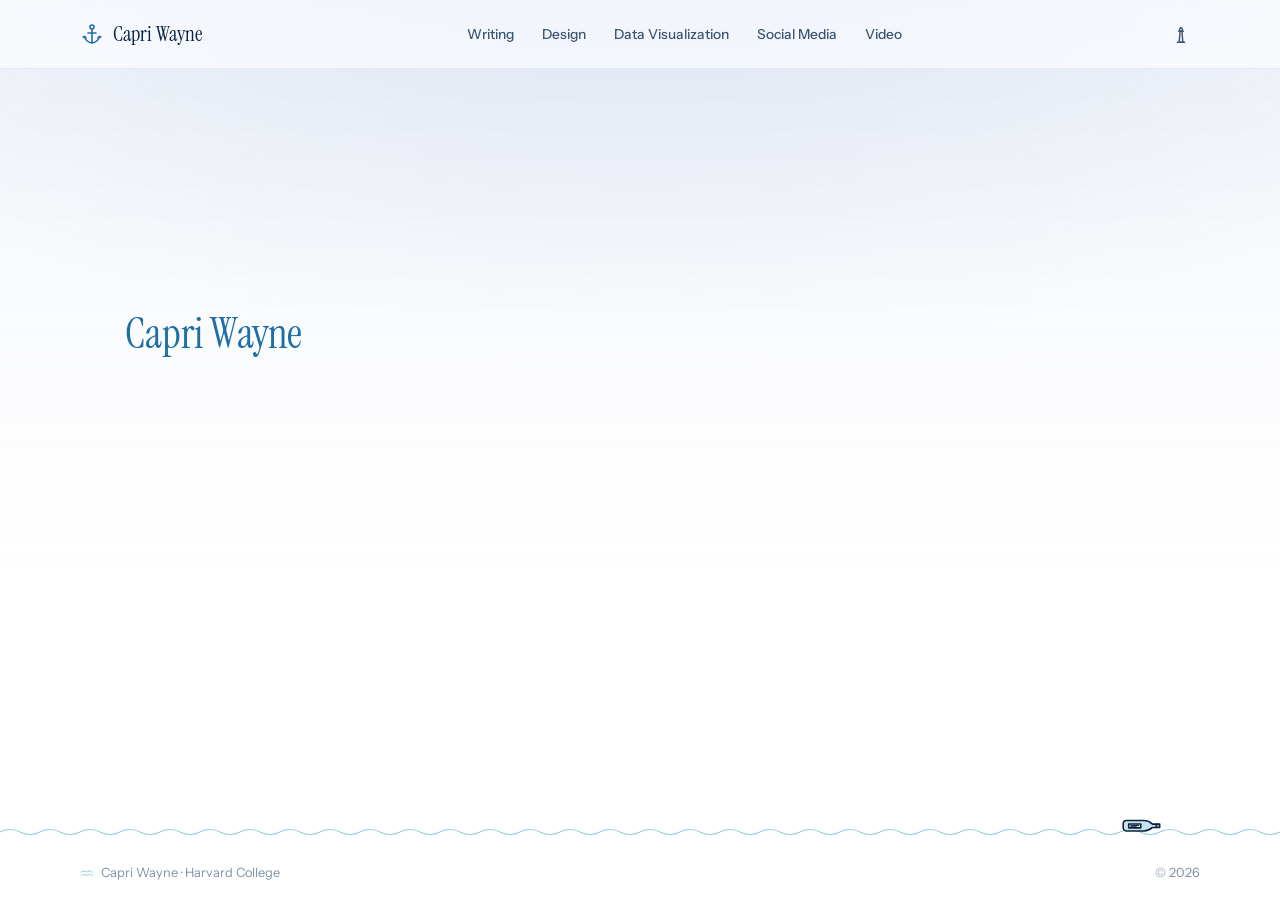
<file: index.html>
<!doctype html>
<html lang="en">
<head>
  <meta charset="utf-8">
  <meta name="viewport" content="width=device-width, initial-scale=1">
  <title>Capri Wayne</title>
  <meta name="description" content="History &amp; Literature and Art, Film &amp; Visual Studies @ Harvard College. Writing, design, data visualization, social media, and video.">
  <link rel="canonical" href="https://capriwayne.github.io/">
  <meta property="og:type" content="website">
  <meta property="og:site_name" content="Capri Wayne">
  <meta property="og:title" content="Capri Wayne · Portfolio">
  <meta property="og:description" content="History &amp; Literature and Art, Film &amp; Visual Studies @ Harvard College. Writing, design, data visualization, social media, and video.">
  <meta property="og:url" content="https://capriwayne.github.io/">
  <meta property="og:image" content="https://capriwayne.github.io/files/og-image.png?v=1">
  <meta property="og:image:width" content="1200">
  <meta property="og:image:height" content="630">
  <meta property="og:image:alt" content="Capri Wayne, portfolio: History &amp; Literature and Art, Film &amp; Visual Studies at Harvard College">
  <meta name="twitter:card" content="summary_large_image">
  <meta name="twitter:title" content="Capri Wayne · Portfolio">
  <meta name="twitter:description" content="History &amp; Literature and Art, Film &amp; Visual Studies @ Harvard College. Writing, design, data visualization, social media, and video.">
  <meta name="twitter:image" content="https://capriwayne.github.io/files/og-image.png?v=1">
  <meta name="theme-color" content="#ffffff">
  <link rel="preconnect" href="https://fonts.googleapis.com">
  <link rel="preconnect" href="https://fonts.gstatic.com" crossorigin>
  <link href="https://fonts.googleapis.com/css2?family=Instrument+Sans:wght@400;500;600&family=Instrument+Serif:ital@0;1&display=swap" rel="stylesheet">
  <script>try{var t=localStorage.getItem("theme");if(t)document.documentElement.dataset.theme=t}catch(e){}</script>
  <link rel="stylesheet" href="assets/css/style.css?v=21">
</head>
<body data-page="home">
  <header class="site-header" id="site-header"></header>
  <main id="main"></main>
  <footer class="site-footer" id="site-footer"></footer>
  <dialog class="lightbox" id="lightbox" aria-label="Enlarged image">
    <button class="lb-close" aria-label="Close">×</button>
    <img alt="">
    <p class="lb-caption"></p>
  </dialog>
  <script src="data/content.js?v=21"></script>
  <script src="assets/js/site.js?v=21"></script>
</body>
</html>
</file>
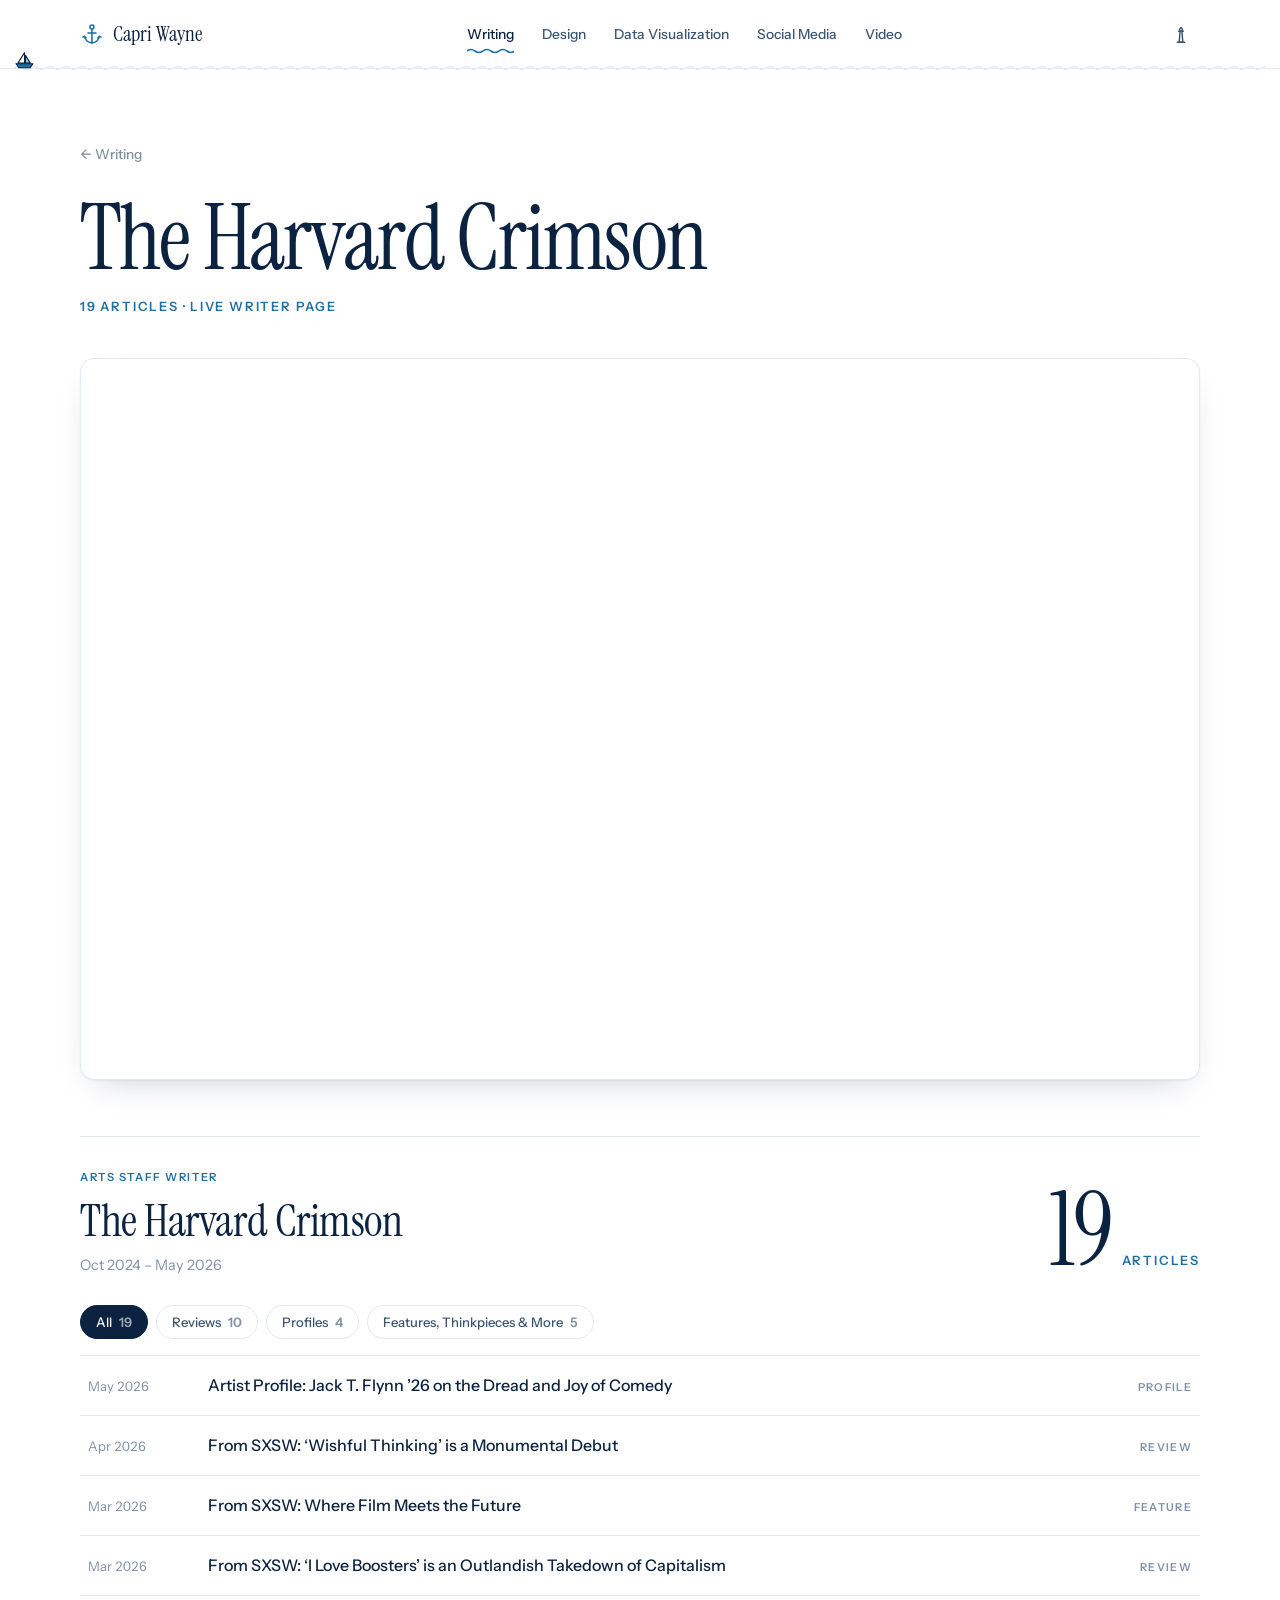
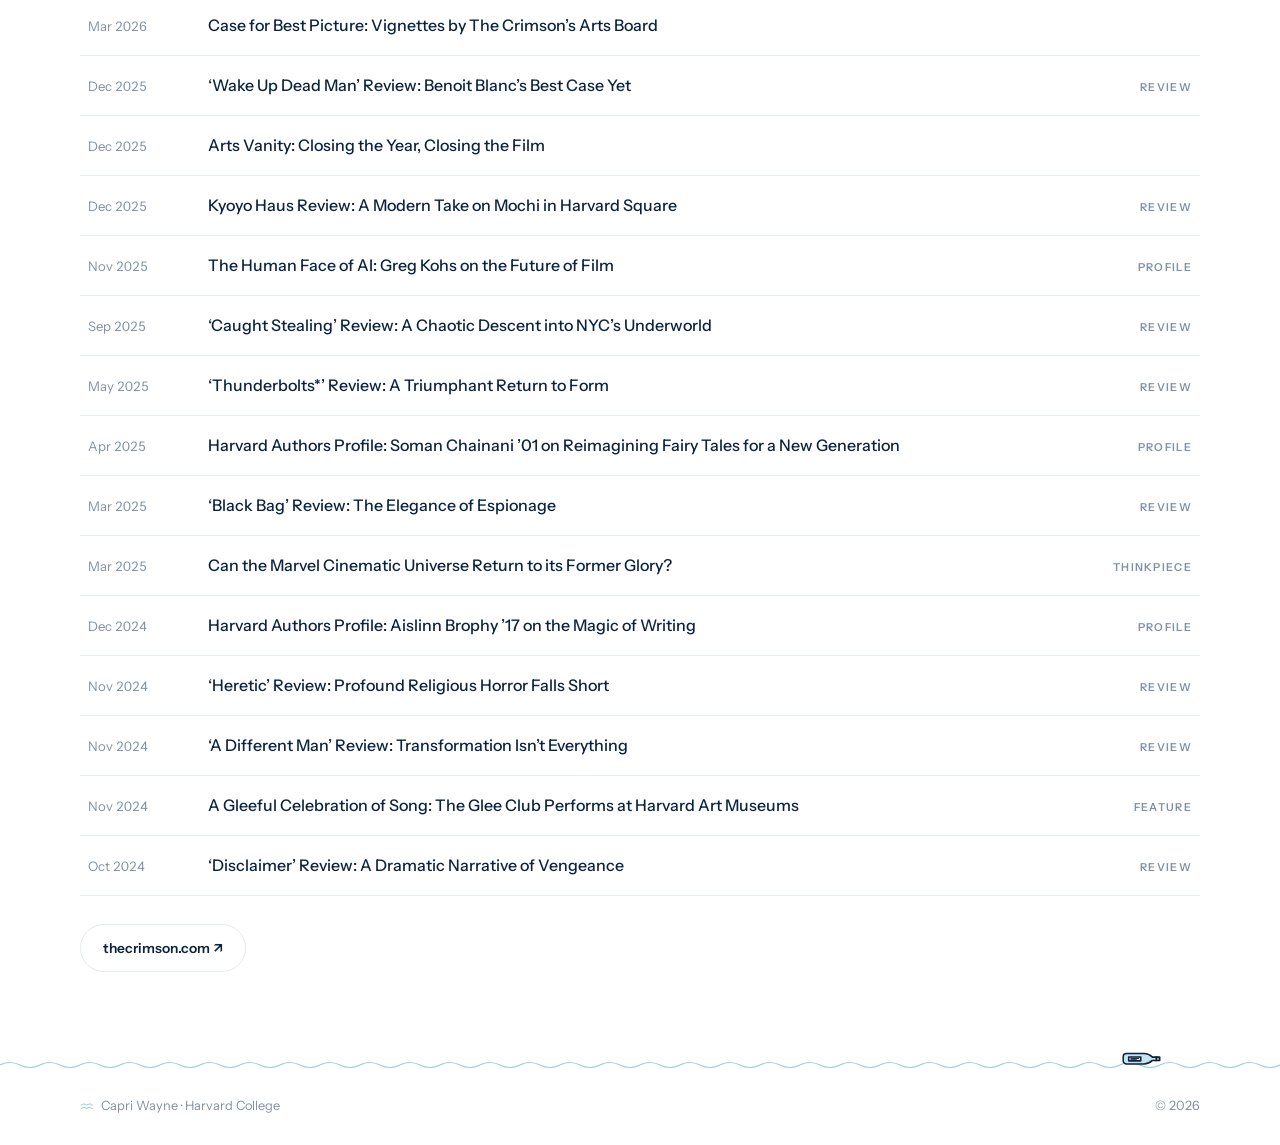
<file: crimson.html>
<!doctype html>
<html lang="en">
<head>
  <meta charset="utf-8">
  <meta name="viewport" content="width=device-width, initial-scale=1">
  <title>The Harvard Crimson · Capri Wayne</title>
  <meta name="description" content="History &amp; Literature and Art, Film &amp; Visual Studies @ Harvard College. Writing, design, data visualization, social media, and video.">
  <link rel="canonical" href="https://capriwayne.github.io/crimson.html">
  <meta property="og:type" content="website">
  <meta property="og:site_name" content="Capri Wayne">
  <meta property="og:title" content="The Harvard Crimson · Capri Wayne">
  <meta property="og:description" content="History &amp; Literature and Art, Film &amp; Visual Studies @ Harvard College. Writing, design, data visualization, social media, and video.">
  <meta property="og:url" content="https://capriwayne.github.io/crimson.html">
  <meta property="og:image" content="https://capriwayne.github.io/files/og-image.png?v=1">
  <meta property="og:image:width" content="1200">
  <meta property="og:image:height" content="630">
  <meta property="og:image:alt" content="Capri Wayne, portfolio: History &amp; Literature and Art, Film &amp; Visual Studies at Harvard College">
  <meta name="twitter:card" content="summary_large_image">
  <meta name="twitter:title" content="The Harvard Crimson · Capri Wayne">
  <meta name="twitter:description" content="History &amp; Literature and Art, Film &amp; Visual Studies @ Harvard College. Writing, design, data visualization, social media, and video.">
  <meta name="twitter:image" content="https://capriwayne.github.io/files/og-image.png?v=1">
  <meta name="theme-color" content="#ffffff">
  <link rel="preconnect" href="https://fonts.googleapis.com">
  <link rel="preconnect" href="https://fonts.gstatic.com" crossorigin>
  <link href="https://fonts.googleapis.com/css2?family=Instrument+Sans:wght@400;500;600&family=Instrument+Serif:ital@0;1&display=swap" rel="stylesheet">
  <script>try{var t=localStorage.getItem("theme");if(t)document.documentElement.dataset.theme=t}catch(e){}</script>
  <link rel="stylesheet" href="assets/css/style.css?v=21">
</head>
<body data-page="crimson">
  <header class="site-header" id="site-header"></header>
  <main id="main"></main>
  <footer class="site-footer" id="site-footer"></footer>
  <dialog class="lightbox" id="lightbox" aria-label="Enlarged image">
    <button class="lb-close" aria-label="Close">×</button>
    <img alt="">
    <p class="lb-caption"></p>
  </dialog>
  <script src="data/content.js?v=21"></script>
  <script src="data/crimson.js?v=21"></script>
  <script src="assets/js/site.js?v=21"></script>
</body>
</html>
</file>
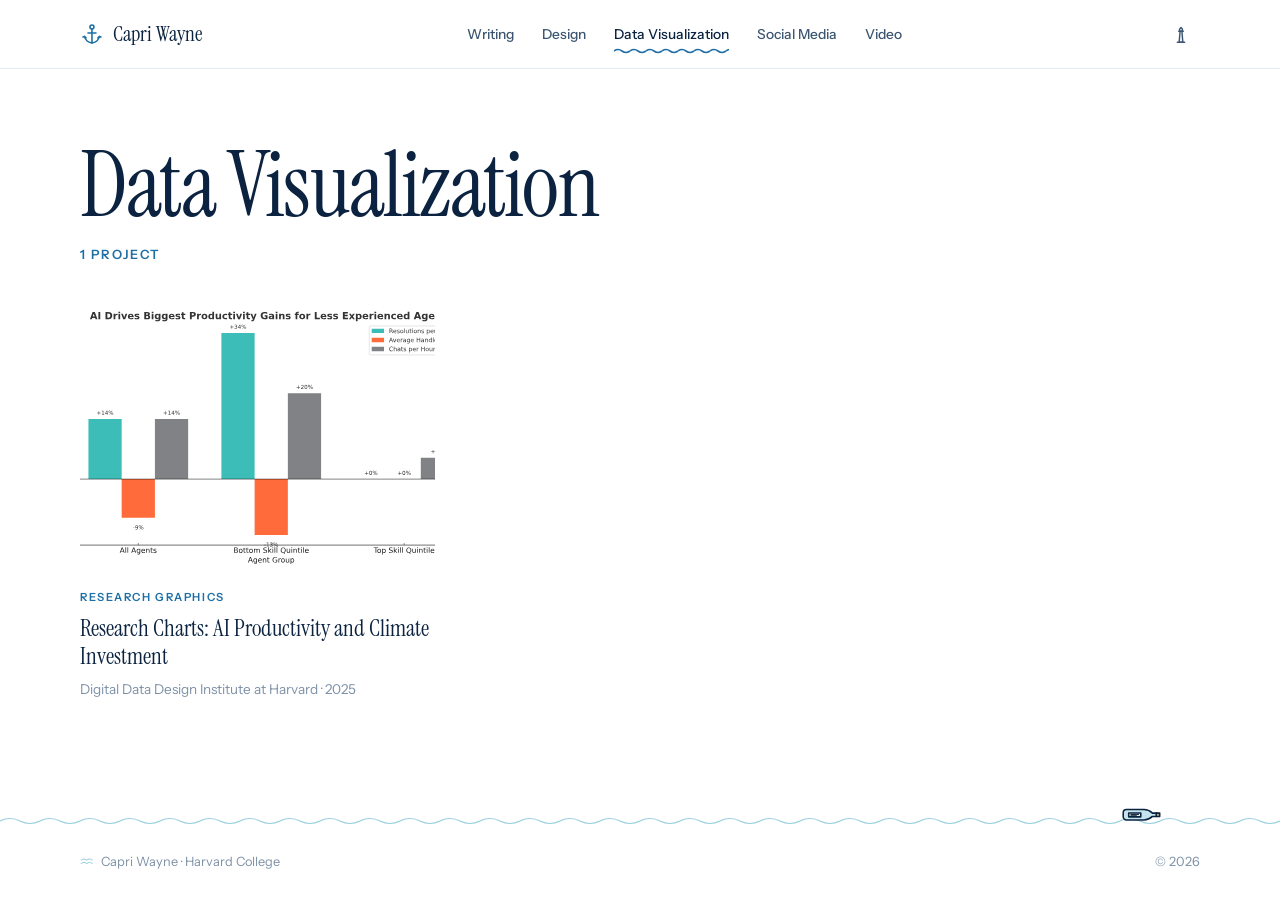
<file: data-visualization.html>
<!doctype html>
<html lang="en">
<head>
  <meta charset="utf-8">
  <meta name="viewport" content="width=device-width, initial-scale=1">
  <title>Data Visualization · Capri Wayne</title>
  <meta name="description" content="History &amp; Literature and Art, Film &amp; Visual Studies @ Harvard College. Writing, design, data visualization, social media, and video.">
  <link rel="canonical" href="https://capriwayne.github.io/data-visualization.html">
  <meta property="og:type" content="website">
  <meta property="og:site_name" content="Capri Wayne">
  <meta property="og:title" content="Data Visualization · Capri Wayne">
  <meta property="og:description" content="History &amp; Literature and Art, Film &amp; Visual Studies @ Harvard College. Writing, design, data visualization, social media, and video.">
  <meta property="og:url" content="https://capriwayne.github.io/data-visualization.html">
  <meta property="og:image" content="https://capriwayne.github.io/files/og-image.png?v=1">
  <meta property="og:image:width" content="1200">
  <meta property="og:image:height" content="630">
  <meta property="og:image:alt" content="Capri Wayne, portfolio: History &amp; Literature and Art, Film &amp; Visual Studies at Harvard College">
  <meta name="twitter:card" content="summary_large_image">
  <meta name="twitter:title" content="Data Visualization · Capri Wayne">
  <meta name="twitter:description" content="History &amp; Literature and Art, Film &amp; Visual Studies @ Harvard College. Writing, design, data visualization, social media, and video.">
  <meta name="twitter:image" content="https://capriwayne.github.io/files/og-image.png?v=1">
  <meta name="theme-color" content="#ffffff">
  <link rel="preconnect" href="https://fonts.googleapis.com">
  <link rel="preconnect" href="https://fonts.gstatic.com" crossorigin>
  <link href="https://fonts.googleapis.com/css2?family=Instrument+Sans:wght@400;500;600&family=Instrument+Serif:ital@0;1&display=swap" rel="stylesheet">
  <script>try{var t=localStorage.getItem("theme");if(t)document.documentElement.dataset.theme=t}catch(e){}</script>
  <link rel="stylesheet" href="assets/css/style.css?v=21">
</head>
<body data-page="section" data-section="dataviz">
  <header class="site-header" id="site-header"></header>
  <main id="main"></main>
  <footer class="site-footer" id="site-footer"></footer>
  <dialog class="lightbox" id="lightbox" aria-label="Enlarged image">
    <button class="lb-close" aria-label="Close">×</button>
    <img alt="">
    <p class="lb-caption"></p>
  </dialog>
  <script src="data/content.js?v=21"></script>
  <script src="assets/js/site.js?v=21"></script>
</body>
</html>
</file>
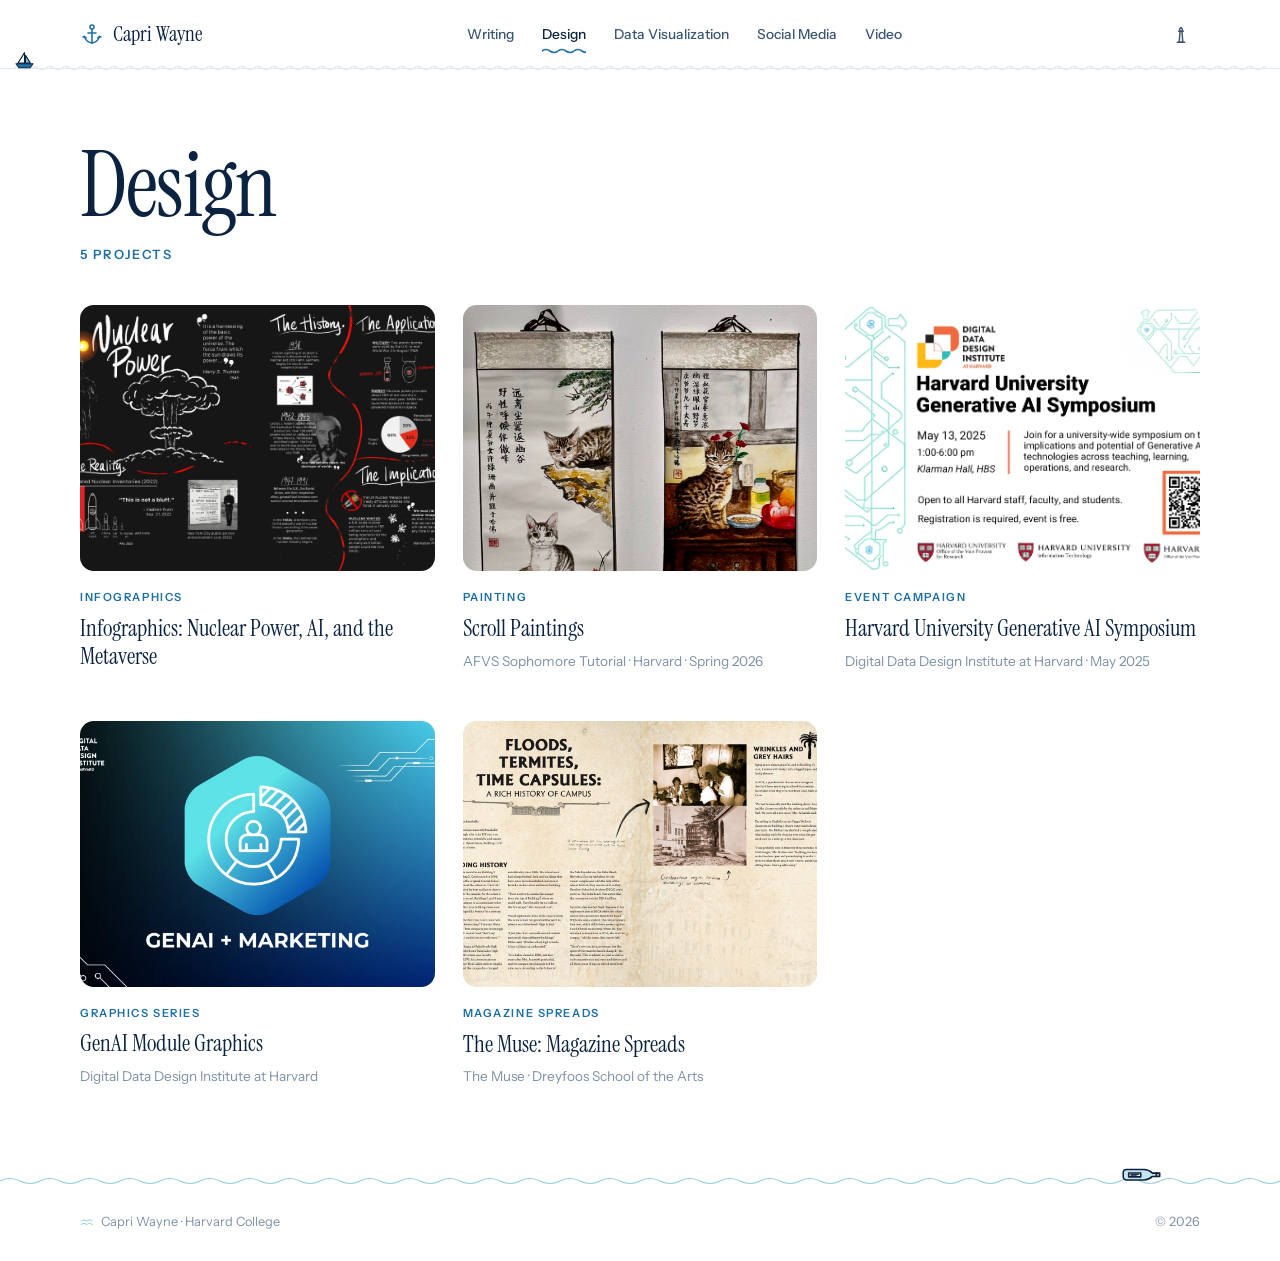
<file: design.html>
<!doctype html>
<html lang="en">
<head>
  <meta charset="utf-8">
  <meta name="viewport" content="width=device-width, initial-scale=1">
  <title>Design · Capri Wayne</title>
  <meta name="description" content="History &amp; Literature and Art, Film &amp; Visual Studies @ Harvard College. Writing, design, data visualization, social media, and video.">
  <link rel="canonical" href="https://capriwayne.github.io/design.html">
  <meta property="og:type" content="website">
  <meta property="og:site_name" content="Capri Wayne">
  <meta property="og:title" content="Design · Capri Wayne">
  <meta property="og:description" content="History &amp; Literature and Art, Film &amp; Visual Studies @ Harvard College. Writing, design, data visualization, social media, and video.">
  <meta property="og:url" content="https://capriwayne.github.io/design.html">
  <meta property="og:image" content="https://capriwayne.github.io/files/og-image.png?v=1">
  <meta property="og:image:width" content="1200">
  <meta property="og:image:height" content="630">
  <meta property="og:image:alt" content="Capri Wayne, portfolio: History &amp; Literature and Art, Film &amp; Visual Studies at Harvard College">
  <meta name="twitter:card" content="summary_large_image">
  <meta name="twitter:title" content="Design · Capri Wayne">
  <meta name="twitter:description" content="History &amp; Literature and Art, Film &amp; Visual Studies @ Harvard College. Writing, design, data visualization, social media, and video.">
  <meta name="twitter:image" content="https://capriwayne.github.io/files/og-image.png?v=1">
  <meta name="theme-color" content="#ffffff">
  <link rel="preconnect" href="https://fonts.googleapis.com">
  <link rel="preconnect" href="https://fonts.gstatic.com" crossorigin>
  <link href="https://fonts.googleapis.com/css2?family=Instrument+Sans:wght@400;500;600&family=Instrument+Serif:ital@0;1&display=swap" rel="stylesheet">
  <script>try{var t=localStorage.getItem("theme");if(t)document.documentElement.dataset.theme=t}catch(e){}</script>
  <link rel="stylesheet" href="assets/css/style.css?v=21">
</head>
<body data-page="section" data-section="design">
  <header class="site-header" id="site-header"></header>
  <main id="main"></main>
  <footer class="site-footer" id="site-footer"></footer>
  <dialog class="lightbox" id="lightbox" aria-label="Enlarged image">
    <button class="lb-close" aria-label="Close">×</button>
    <img alt="">
    <p class="lb-caption"></p>
  </dialog>
  <script src="data/content.js?v=21"></script>
  <script src="assets/js/site.js?v=21"></script>
</body>
</html>
</file>
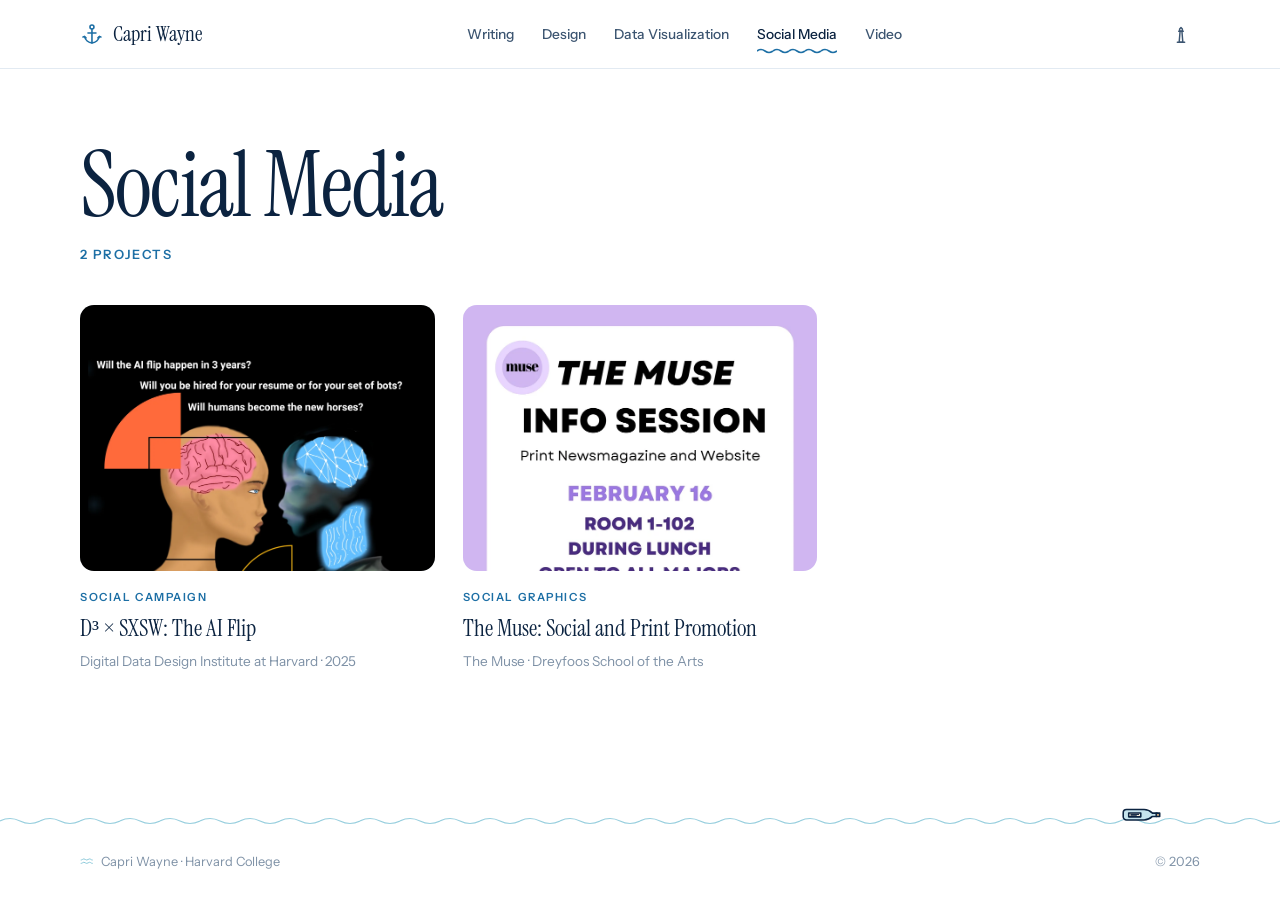
<file: social-media.html>
<!doctype html>
<html lang="en">
<head>
  <meta charset="utf-8">
  <meta name="viewport" content="width=device-width, initial-scale=1">
  <title>Social Media · Capri Wayne</title>
  <meta name="description" content="History &amp; Literature and Art, Film &amp; Visual Studies @ Harvard College. Writing, design, data visualization, social media, and video.">
  <link rel="canonical" href="https://capriwayne.github.io/social-media.html">
  <meta property="og:type" content="website">
  <meta property="og:site_name" content="Capri Wayne">
  <meta property="og:title" content="Social Media · Capri Wayne">
  <meta property="og:description" content="History &amp; Literature and Art, Film &amp; Visual Studies @ Harvard College. Writing, design, data visualization, social media, and video.">
  <meta property="og:url" content="https://capriwayne.github.io/social-media.html">
  <meta property="og:image" content="https://capriwayne.github.io/files/og-image.png?v=1">
  <meta property="og:image:width" content="1200">
  <meta property="og:image:height" content="630">
  <meta property="og:image:alt" content="Capri Wayne, portfolio: History &amp; Literature and Art, Film &amp; Visual Studies at Harvard College">
  <meta name="twitter:card" content="summary_large_image">
  <meta name="twitter:title" content="Social Media · Capri Wayne">
  <meta name="twitter:description" content="History &amp; Literature and Art, Film &amp; Visual Studies @ Harvard College. Writing, design, data visualization, social media, and video.">
  <meta name="twitter:image" content="https://capriwayne.github.io/files/og-image.png?v=1">
  <meta name="theme-color" content="#ffffff">
  <link rel="preconnect" href="https://fonts.googleapis.com">
  <link rel="preconnect" href="https://fonts.gstatic.com" crossorigin>
  <link href="https://fonts.googleapis.com/css2?family=Instrument+Sans:wght@400;500;600&family=Instrument+Serif:ital@0;1&display=swap" rel="stylesheet">
  <script>try{var t=localStorage.getItem("theme");if(t)document.documentElement.dataset.theme=t}catch(e){}</script>
  <link rel="stylesheet" href="assets/css/style.css?v=21">
</head>
<body data-page="section" data-section="social">
  <header class="site-header" id="site-header"></header>
  <main id="main"></main>
  <footer class="site-footer" id="site-footer"></footer>
  <dialog class="lightbox" id="lightbox" aria-label="Enlarged image">
    <button class="lb-close" aria-label="Close">×</button>
    <img alt="">
    <p class="lb-caption"></p>
  </dialog>
  <script src="data/content.js?v=21"></script>
  <script src="assets/js/site.js?v=21"></script>
</body>
</html>
</file>
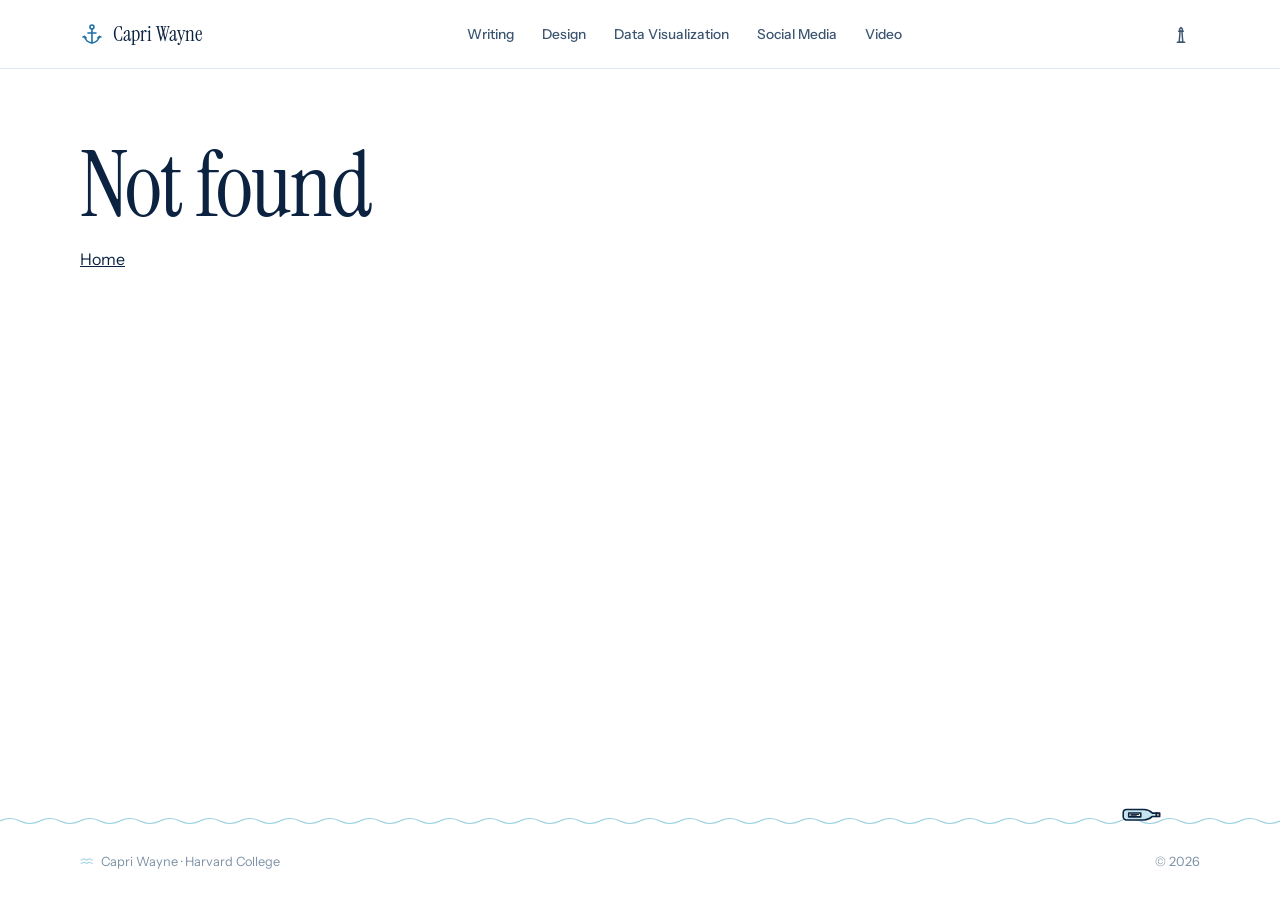
<file: work.html>
<!doctype html>
<html lang="en">
<head>
  <meta charset="utf-8">
  <meta name="viewport" content="width=device-width, initial-scale=1">
  <title>Capri Wayne</title>
  <meta name="description" content="History &amp; Literature and Art, Film &amp; Visual Studies @ Harvard College. Writing, design, data visualization, social media, and video.">
  <link rel="canonical" href="https://capriwayne.github.io/work.html">
  <meta property="og:type" content="website">
  <meta property="og:site_name" content="Capri Wayne">
  <meta property="og:title" content="Capri Wayne">
  <meta property="og:description" content="History &amp; Literature and Art, Film &amp; Visual Studies @ Harvard College. Writing, design, data visualization, social media, and video.">
  <meta property="og:url" content="https://capriwayne.github.io/work.html">
  <meta property="og:image" content="https://capriwayne.github.io/files/og-image.png?v=1">
  <meta property="og:image:width" content="1200">
  <meta property="og:image:height" content="630">
  <meta property="og:image:alt" content="Capri Wayne, portfolio: History &amp; Literature and Art, Film &amp; Visual Studies at Harvard College">
  <meta name="twitter:card" content="summary_large_image">
  <meta name="twitter:title" content="Capri Wayne">
  <meta name="twitter:description" content="History &amp; Literature and Art, Film &amp; Visual Studies @ Harvard College. Writing, design, data visualization, social media, and video.">
  <meta name="twitter:image" content="https://capriwayne.github.io/files/og-image.png?v=1">
  <meta name="theme-color" content="#ffffff">
  <link rel="preconnect" href="https://fonts.googleapis.com">
  <link rel="preconnect" href="https://fonts.gstatic.com" crossorigin>
  <link href="https://fonts.googleapis.com/css2?family=Instrument+Sans:wght@400;500;600&family=Instrument+Serif:ital@0;1&display=swap" rel="stylesheet">
  <script>try{var t=localStorage.getItem("theme");if(t)document.documentElement.dataset.theme=t}catch(e){}</script>
  <link rel="stylesheet" href="assets/css/style.css?v=21">
</head>
<body data-page="work">
  <header class="site-header" id="site-header"></header>
  <main id="main"></main>
  <footer class="site-footer" id="site-footer"></footer>
  <dialog class="lightbox" id="lightbox" aria-label="Enlarged image">
    <button class="lb-close" aria-label="Close">×</button>
    <img alt="">
    <p class="lb-caption"></p>
  </dialog>
  <script src="data/content.js?v=21"></script>
  <script src="assets/js/site.js?v=21"></script>
</body>
</html>
</file>
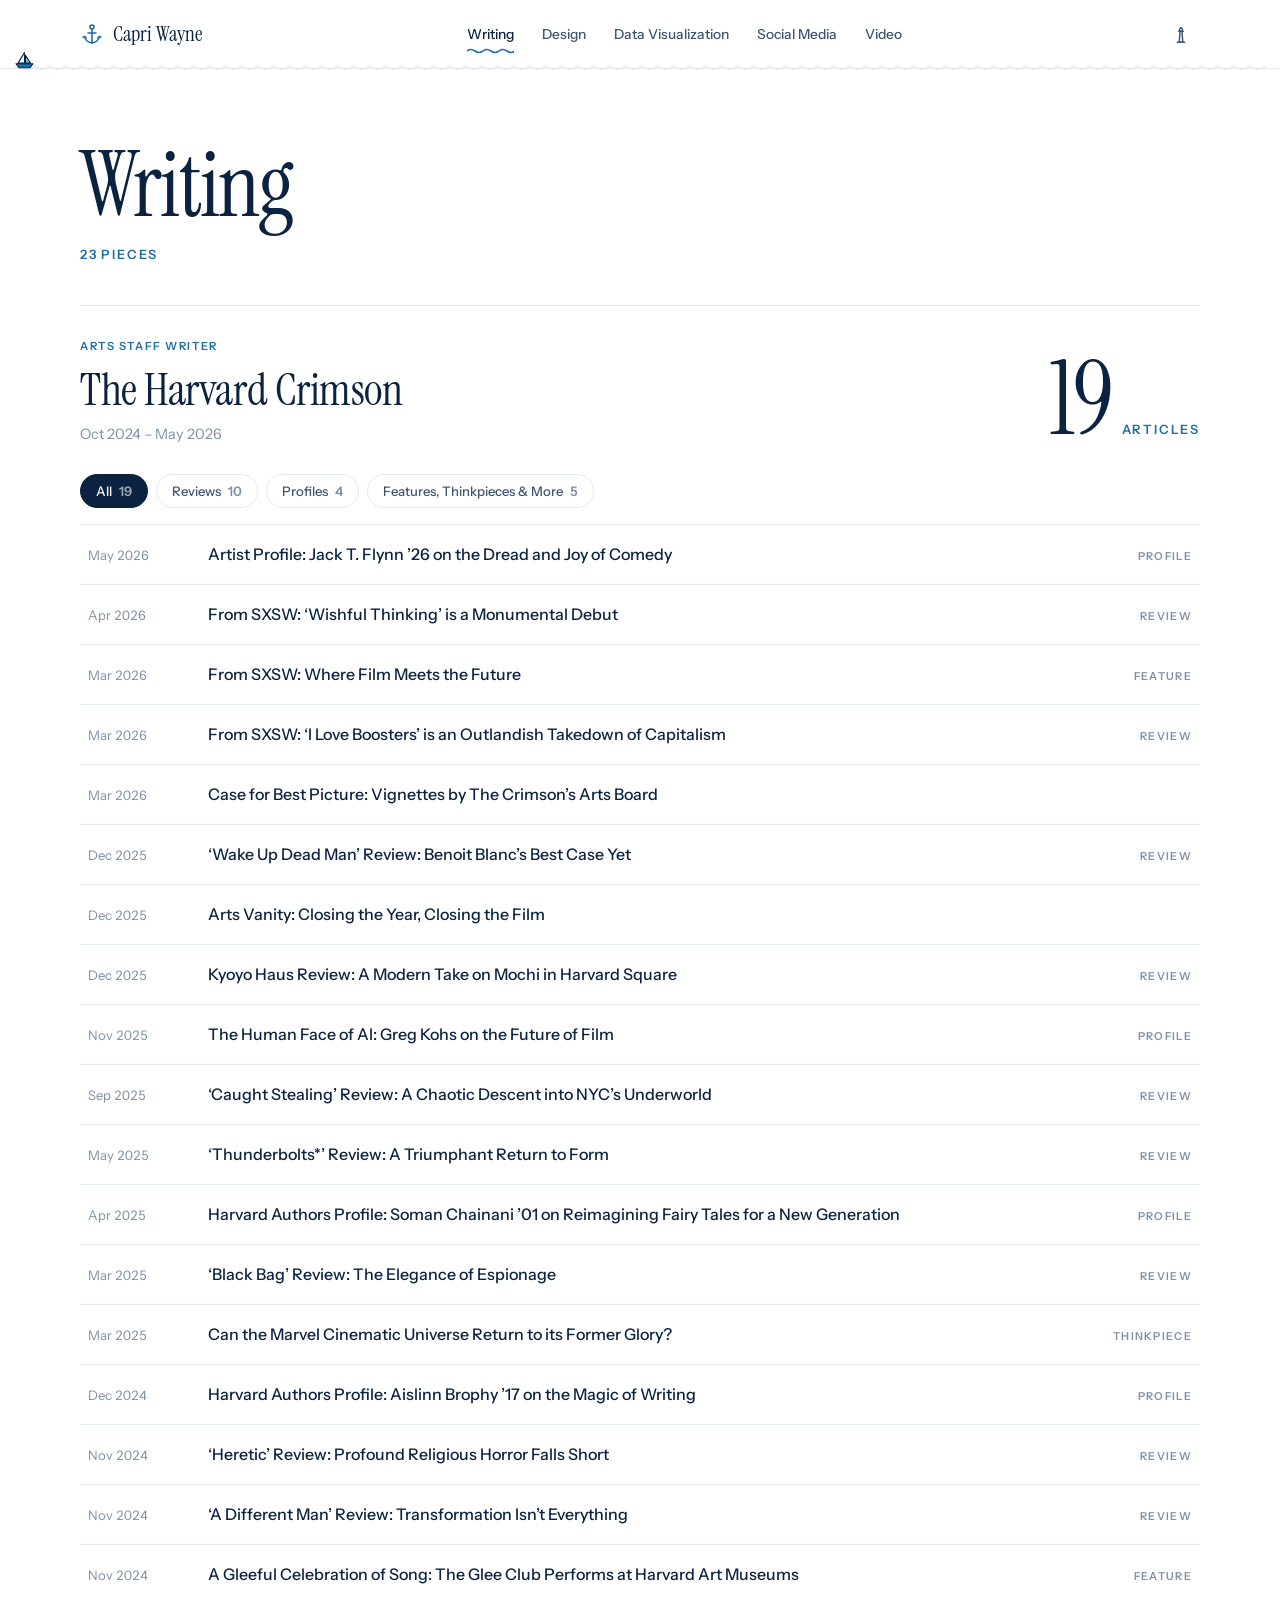
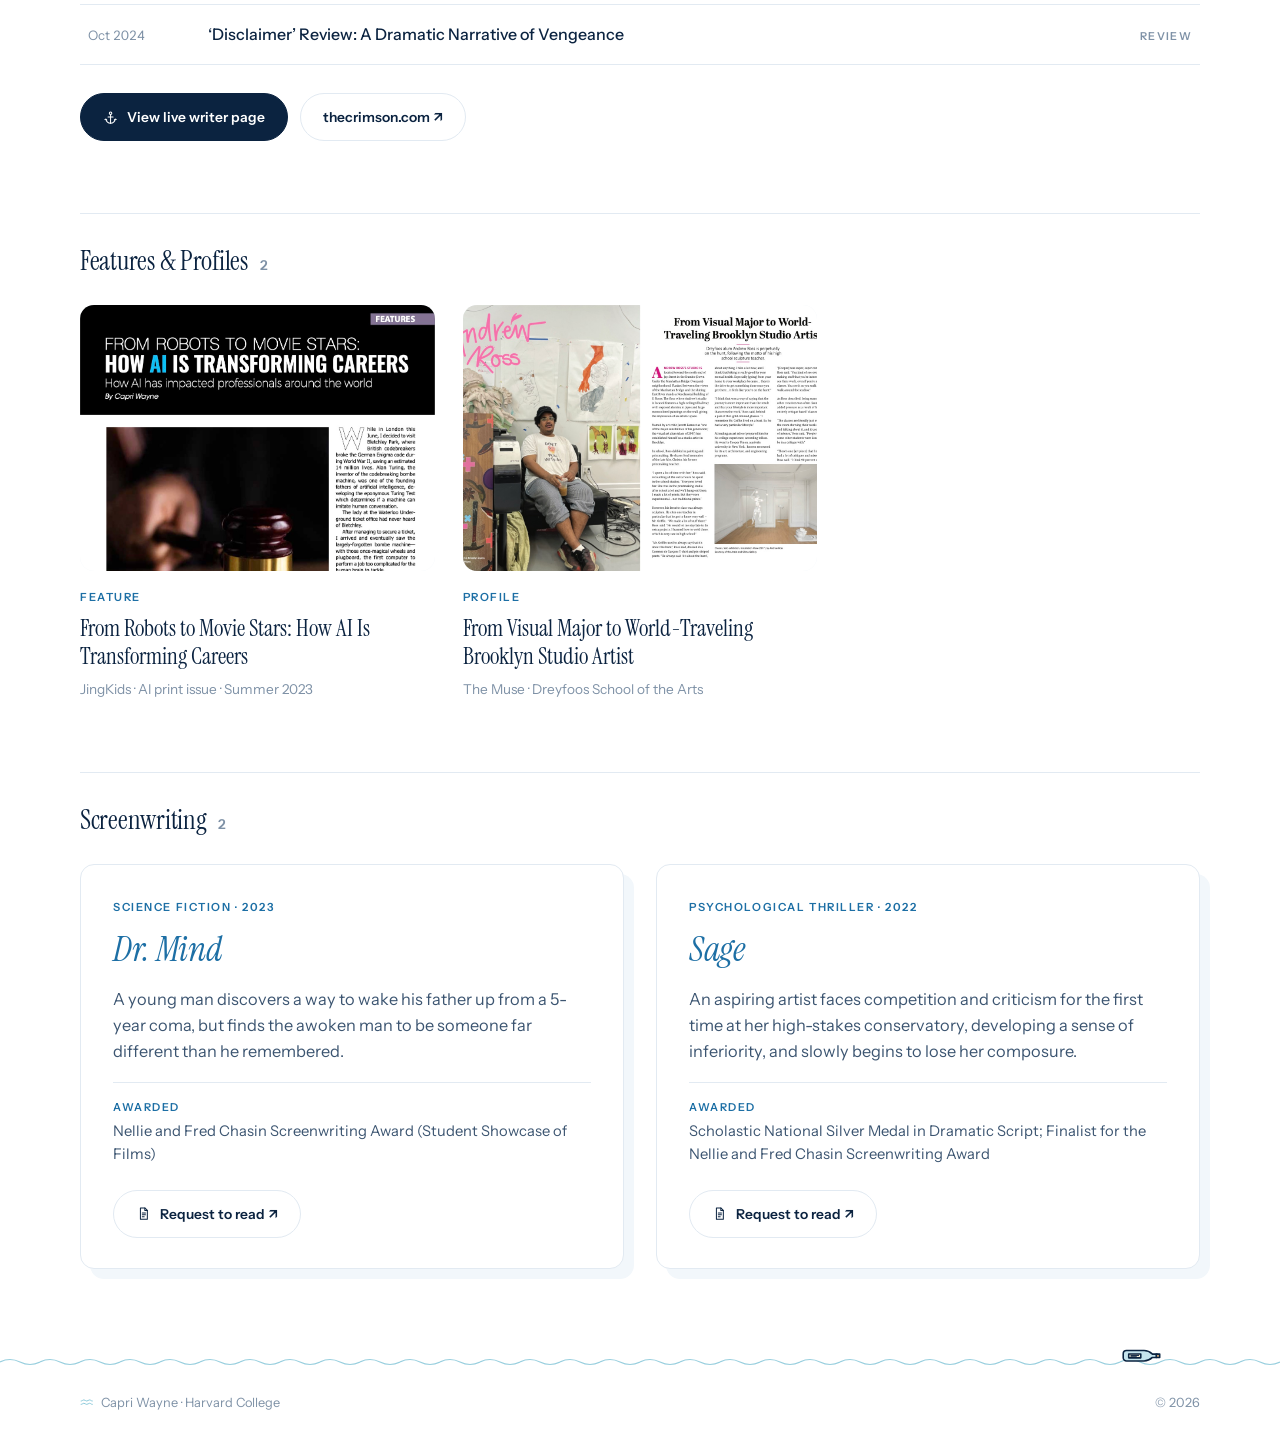
<file: writing.html>
<!doctype html>
<html lang="en">
<head>
  <meta charset="utf-8">
  <meta name="viewport" content="width=device-width, initial-scale=1">
  <title>Writing · Capri Wayne</title>
  <meta name="description" content="History &amp; Literature and Art, Film &amp; Visual Studies @ Harvard College. Writing, design, data visualization, social media, and video.">
  <link rel="canonical" href="https://capriwayne.github.io/writing.html">
  <meta property="og:type" content="website">
  <meta property="og:site_name" content="Capri Wayne">
  <meta property="og:title" content="Writing · Capri Wayne">
  <meta property="og:description" content="History &amp; Literature and Art, Film &amp; Visual Studies @ Harvard College. Writing, design, data visualization, social media, and video.">
  <meta property="og:url" content="https://capriwayne.github.io/writing.html">
  <meta property="og:image" content="https://capriwayne.github.io/files/og-image.png?v=1">
  <meta property="og:image:width" content="1200">
  <meta property="og:image:height" content="630">
  <meta property="og:image:alt" content="Capri Wayne, portfolio: History &amp; Literature and Art, Film &amp; Visual Studies at Harvard College">
  <meta name="twitter:card" content="summary_large_image">
  <meta name="twitter:title" content="Writing · Capri Wayne">
  <meta name="twitter:description" content="History &amp; Literature and Art, Film &amp; Visual Studies @ Harvard College. Writing, design, data visualization, social media, and video.">
  <meta name="twitter:image" content="https://capriwayne.github.io/files/og-image.png?v=1">
  <meta name="theme-color" content="#ffffff">
  <link rel="preconnect" href="https://fonts.googleapis.com">
  <link rel="preconnect" href="https://fonts.gstatic.com" crossorigin>
  <link href="https://fonts.googleapis.com/css2?family=Instrument+Sans:wght@400;500;600&family=Instrument+Serif:ital@0;1&display=swap" rel="stylesheet">
  <script>try{var t=localStorage.getItem("theme");if(t)document.documentElement.dataset.theme=t}catch(e){}</script>
  <link rel="stylesheet" href="assets/css/style.css?v=21">
</head>
<body data-page="section" data-section="writing">
  <header class="site-header" id="site-header"></header>
  <main id="main"></main>
  <footer class="site-footer" id="site-footer"></footer>
  <dialog class="lightbox" id="lightbox" aria-label="Enlarged image">
    <button class="lb-close" aria-label="Close">×</button>
    <img alt="">
    <p class="lb-caption"></p>
  </dialog>
  <script src="data/content.js?v=21"></script>
  <script src="data/crimson.js?v=21"></script>
  <script src="assets/js/site.js?v=21"></script>
</body>
</html>
</file>
<file: assets/css/style.css>
/* ============ Tokens (ocean) ============ */
:root {
  --bg: #ffffff;
  --surface: #ffffff;
  --surface-2: #f2f7fb;      /* sea-mist */
  --ink: #0b2340;            /* deep navy */
  --ink-2: #3c5571;
  --ink-3: #7e91a6;
  --rule: #e2eaf2;
  --accent: #1d6fa5;         /* ocean blue */
  --foam: #7fc3d6;           /* sea foam */
  --btn-ink: #ffffff;
  --shadow: 0 1px 2px rgb(11 35 64 / .05), 0 14px 34px -18px rgb(11 35 64 / .28);
  --font: "Instrument Sans", system-ui, -apple-system, "Segoe UI", sans-serif;
  --display: "Instrument Serif", "Iowan Old Style", Georgia, serif;
  --r: 14px;
  --max: 1200px;
  --header-h: 68px;
  color-scheme: light;
}
@media (prefers-color-scheme: dark) {
  :root:not([data-theme="light"]) {
    --bg: #061321; --surface: #0b1d30; --surface-2: #10263d; --ink: #e9f2f9; --ink-2: #aec2d5;
    --ink-3: #7189a1; --rule: #18324c; --accent: #6db8e0; --foam: #4f9fb8; --btn-ink: #061321;
    --shadow: 0 1px 2px rgb(0 0 0 / .3), 0 14px 34px -18px rgb(0 0 0 / .7);
    color-scheme: dark;
  }
}
:root[data-theme="dark"] {
  --bg: #061321; --surface: #0b1d30; --surface-2: #10263d; --ink: #e9f2f9; --ink-2: #aec2d5;
  --ink-3: #7189a1; --rule: #18324c; --accent: #6db8e0; --foam: #4f9fb8; --btn-ink: #061321;
  --shadow: 0 1px 2px rgb(0 0 0 / .3), 0 14px 34px -18px rgb(0 0 0 / .7);
  color-scheme: dark;
}

/* ============ Base ============ */
* { box-sizing: border-box; }
html { scroll-behavior: smooth; }
body {
  margin: 0; min-height: 100vh; display: flex; flex-direction: column;
  background: var(--bg); color: var(--ink);
  font: 400 16px/1.6 var(--font); -webkit-font-smoothing: antialiased;
}
main { flex: 1; }
a { color: inherit; }
img { max-width: 100%; display: block; }
h1, h2, h3 { margin: 0; font-weight: 700; letter-spacing: -.02em; line-height: 1.1; }
.wrap { width: 100%; max-width: var(--max); margin: 0 auto; padding: 0 20px; }
@media (min-width: 760px) { .wrap { padding: 0 40px; } }
:focus-visible { outline: 2px solid var(--ink); outline-offset: 3px; border-radius: 4px; }
.kicker { margin: 0; font-size: .7rem; font-weight: 600; letter-spacing: .14em; text-transform: uppercase; color: var(--ink-3); }

/* ============ Header ============ */
.site-header {
  position: sticky; top: 0; z-index: 20;
  background: color-mix(in srgb, var(--bg) 85%, transparent);
  backdrop-filter: saturate(1.4) blur(14px); -webkit-backdrop-filter: saturate(1.4) blur(14px);
  border-bottom: 1px solid var(--rule);
}
.header-inner { display: flex; align-items: center; justify-content: space-between; gap: 24px; min-height: var(--header-h); }
.brand { font-weight: 700; font-size: 1rem; letter-spacing: -.01em; text-decoration: none; white-space: nowrap; }
.nav { display: flex; gap: 28px; }
.nav a {
  position: relative; text-decoration: none; font-size: .86rem; font-weight: 500; color: var(--ink-2);
  white-space: nowrap; padding: 6px 0; transition: color .15s;
}
.nav a:hover { color: var(--ink); }
.nav a[aria-current="page"] { color: var(--ink); }
.nav a[aria-current="page"]::after {
  content: ""; position: absolute; left: 0; right: 0; bottom: -1px; height: 2px; background: var(--ink); border-radius: 2px;
}
@media (max-width: 860px) {
  .header-inner { flex-direction: column; align-items: stretch; gap: 0; padding-top: 14px; }
  .nav { overflow-x: auto; gap: 22px; padding: 6px 0 10px; scrollbar-width: none; margin: 0 -20px; padding-left: 20px; padding-right: 20px; }
  .nav::-webkit-scrollbar { display: none; }
  .nav a[aria-current="page"]::after { bottom: 2px; }
}

/* ============ Home ============ */
.home {
  min-height: calc(100vh - var(--header-h) - 90px);
  display: flex; flex-direction: column; justify-content: center;
  padding-top: 72px; padding-bottom: 96px;
}
.home .eyebrow { margin: 0 0 20px; font-size: .78rem; font-weight: 600; letter-spacing: .16em; text-transform: uppercase; color: var(--ink-3); }
.home-name { font-size: clamp(3.2rem, 11vw, 8.5rem); letter-spacing: -.045em; line-height: .92; }
.home-bio {
  margin: 36px 0 0; max-width: 36ch;
  font-size: clamp(1.15rem, 2.2vw, 1.55rem); font-weight: 300; line-height: 1.5; color: var(--ink-2);
}

/* ============ Category page ============ */
.page-head { padding-top: 72px; padding-bottom: 40px; }
.page-head h1 { font-size: clamp(2.6rem, 7vw, 5rem); letter-spacing: -.04em; }
.count { margin: 14px 0 0; font-size: .8rem; font-weight: 600; letter-spacing: .14em; text-transform: uppercase; color: var(--ink-3); }
.back { display: inline-block; margin-bottom: 28px; font-size: .85rem; font-weight: 500; color: var(--ink-3); text-decoration: none; }
.back:hover { color: var(--ink); }

.block { padding-bottom: 72px; }
.block-head { display: flex; align-items: baseline; gap: 12px; padding-top: 32px; margin-bottom: 28px; border-top: 1px solid var(--rule); }
.block-head h2 { font-size: 1.35rem; }
.block-count { font-size: .85rem; font-weight: 600; color: var(--ink-3); }

/* ============ Cards ============ */
.grid { display: grid; gap: 48px 28px; grid-template-columns: repeat(auto-fill, minmax(min(100%, 320px), 1fr)); }
.card { display: flex; flex-direction: column; gap: 18px; text-decoration: none; color: inherit; }
.card-media { position: relative; aspect-ratio: 4 / 3; border-radius: var(--r); overflow: hidden; background: var(--surface-2); }
.card-media img { width: 100%; height: 100%; object-fit: cover; object-position: top center; transition: transform .5s cubic-bezier(.2, .7, .2, 1); }
.card:hover .card-media img { transform: scale(1.035); }
.card-body { display: flex; flex-direction: column; gap: 8px; }
.card h3 { font-size: 1.12rem; font-weight: 600; letter-spacing: -.01em; line-height: 1.3; }
.card:hover h3 { text-decoration: underline; text-underline-offset: 4px; text-decoration-thickness: 1px; }
.card-meta { margin: 0; font-size: .85rem; color: var(--ink-3); }
.play {
  position: absolute; left: 50%; top: 50%; width: 64px; height: 64px; transform: translate(-50%, -50%);
  border-radius: 50%; background: rgb(255 255 255 / .92); box-shadow: 0 8px 24px rgb(0 0 0 / .25);
}
.play::after {
  content: ""; position: absolute; left: 26px; top: 21px;
  border-style: solid; border-width: 11px 0 11px 18px; border-color: transparent transparent transparent #111;
}

/* ============ Crimson ============ */
.crimson-block .crimson-top,
.crimson-block .filters,
.crimson-block .article-list,
.crimson-block .crimson-actions { max-width: none; }
.crimson-block {
  margin-bottom: 72px; padding-bottom: 0;
}
.crimson-block > * { position: relative; }
.crimson-top {
  display: flex; flex-wrap: wrap; align-items: flex-end; justify-content: space-between; gap: 24px;
  padding: 32px 0 28px; border-top: 1px solid var(--rule);
}
.crimson-title { font-size: clamp(1.6rem, 3.5vw, 2.4rem); margin-top: 10px; letter-spacing: -.03em; }
.crimson-range { margin: 8px 0 0; color: var(--ink-3); font-size: .9rem; }
.stat { display: flex; align-items: baseline; gap: 10px; }
.stat-n { font-size: clamp(3.4rem, 8vw, 5.5rem); font-weight: 700; letter-spacing: -.05em; line-height: .9; }
.stat-l { font-size: .8rem; font-weight: 600; letter-spacing: .14em; text-transform: uppercase; color: var(--ink-3); }

.filters { display: flex; flex-wrap: wrap; gap: 8px; margin-bottom: 8px; }
.filters button {
  font: 500 .82rem var(--font); color: var(--ink-2); background: transparent;
  border: 1px solid var(--rule); border-radius: 999px; padding: 8px 15px; cursor: pointer; transition: all .15s;
}
.filters button span { color: var(--ink-3); margin-left: 4px; font-weight: 600; }
.filters button:hover { border-color: var(--ink-3); color: var(--ink); }
.filters button[aria-selected="true"] { background: var(--ink); border-color: var(--ink); color: var(--btn-ink); }
.filters button[aria-selected="true"] span { color: inherit; opacity: .6; }

.article-list { list-style: none; margin: 16px 0 0; padding: 0; border-top: 1px solid var(--rule); }
.article-list li { border-bottom: 1px solid var(--rule); }
.article-list a {
  display: grid; grid-template-columns: 96px 1fr auto; align-items: baseline; gap: 6px 24px;
  padding: 18px 8px; text-decoration: none; transition: background .15s;
}
.article-list a:hover { background: var(--surface-2); }
.article-list a:hover .a-title { text-decoration: underline; text-underline-offset: 4px; text-decoration-thickness: 1px; }
.a-date { font-size: .82rem; color: var(--ink-3); font-variant-numeric: tabular-nums; white-space: nowrap; }
.a-title { font-weight: 500; line-height: 1.4; }
.a-type { font-size: .68rem; font-weight: 600; letter-spacing: .12em; text-transform: uppercase; color: var(--ink-3); }
@media (max-width: 620px) {
  .article-list a { grid-template-columns: 1fr auto; padding: 16px 4px; }
  .a-date { grid-column: 1; grid-row: 1; }
  .a-type { grid-column: 2; grid-row: 1; }
  .a-title { grid-column: 1 / -1; }
}
.crimson-actions { display: flex; flex-wrap: wrap; gap: 12px; margin-top: 28px; }

.frame { border: 1px solid var(--rule); border-radius: var(--r); overflow: hidden; background: #fff; box-shadow: var(--shadow); margin-bottom: 56px; }
.frame iframe { display: block; width: 100%; height: 80vh; min-height: 560px; border: 0; }

/* ============ Buttons ============ */
.btn {
  display: inline-flex; align-items: center; gap: 8px; padding: 12px 22px; border-radius: 999px;
  background: var(--ink); color: var(--btn-ink); border: 1px solid var(--ink);
  font-size: .86rem; font-weight: 600; text-decoration: none; transition: opacity .15s;
}
.btn:hover { opacity: .85; }
.btn-ghost { background: transparent; color: var(--ink); border-color: var(--rule); }
.btn-ghost:hover { border-color: var(--ink); opacity: 1; }

/* ============ Work detail ============ */
.detail { padding-top: 56px; padding-bottom: 40px; }
.detail h1 { font-size: clamp(2.1rem, 5vw, 3.8rem); letter-spacing: -.035em; margin-top: 14px; max-width: 22ch; }
.detail-meta { margin: 18px 0 0; color: var(--ink-3); font-size: .95rem; }
.summary { margin: 16px 0 0; max-width: 60ch; font-size: 1.15rem; font-weight: 300; color: var(--ink-2); }
.detail .btn { margin-top: 24px; }
.media { margin: 48px 0 0; border-radius: var(--r); overflow: hidden; background: var(--surface); border: 1px solid var(--rule); box-shadow: var(--shadow); }
.media video, .media .yt { display: block; width: 100%; aspect-ratio: 16 / 9; height: auto; background: #000; border: 0; }
.pdf-wrap { padding: 0; }
.media .pdf { display: block; width: 100%; height: 82vh; min-height: 480px; border: 0; }
.pdf-bar {
  display: flex; flex-wrap: wrap; justify-content: space-between; gap: 8px 16px; padding: 14px 20px;
  border-top: 1px solid var(--rule); font-size: .86rem; color: var(--ink-2);
}
.pdf-bar a { font-weight: 600; color: var(--ink); text-decoration: none; }
.pdf-bar a:hover { text-decoration: underline; }

.gallery { margin-top: 48px; columns: 2 340px; column-gap: 24px; }
.gallery.single { columns: 1; }
.gallery figure { margin: 0 0 28px; break-inside: avoid; }
.g-item {
  display: block; width: 100%; padding: 0; border: 1px solid var(--rule); border-radius: var(--r);
  overflow: hidden; background: #fff; cursor: zoom-in; box-shadow: var(--shadow);
}
.g-item img { width: 100%; height: auto; transition: transform .5s cubic-bezier(.2, .7, .2, 1); }
.g-item:hover img { transform: scale(1.02); }
.gallery figcaption { margin-top: 10px; font-size: .84rem; color: var(--ink-3); }

.next {
  display: flex; flex-direction: column; gap: 8px; margin-top: 72px; padding: 32px 0 8px;
  border-top: 1px solid var(--rule); text-decoration: none;
}
.next-l { font-size: .7rem; font-weight: 600; letter-spacing: .14em; text-transform: uppercase; color: var(--ink-3); }
.next-t { font-size: clamp(1.2rem, 3vw, 1.8rem); font-weight: 600; letter-spacing: -.02em; }
.next:hover .next-t { text-decoration: underline; text-underline-offset: 6px; text-decoration-thickness: 1px; }

/* ============ Lightbox ============ */
.lightbox { border: 0; padding: 0; background: transparent; max-width: 96vw; max-height: 96vh; overflow: visible; }
.lightbox::backdrop { background: rgb(10 10 12 / .9); backdrop-filter: blur(4px); }
.lightbox img { max-width: 94vw; max-height: 86vh; width: auto; margin: 0 auto; background: #fff; border-radius: 8px; }
.lb-caption { margin: 12px 0 0; text-align: center; color: #ddd; font-size: .9rem; }
.lb-close {
  position: fixed; top: 16px; right: 20px; width: 44px; height: 44px; border: 0; border-radius: 50%;
  background: rgb(255 255 255 / .12); color: #fff; font-size: 1.6rem; line-height: 1; cursor: pointer;
}
.lb-close:hover { background: rgb(255 255 255 / .22); }

/* ============ Footer ============ */
.site-footer { border-top: 1px solid var(--rule); }
.footer-inner { display: flex; flex-wrap: wrap; justify-content: space-between; gap: 8px; padding-top: 28px; padding-bottom: 28px; font-size: .8rem; color: var(--ink-3); }

/* ============ Nautical touches ============ */
.icon { width: 1.05em; height: 1.05em; flex: none; display: inline-block; vertical-align: -.15em; }

/* Wavy underline on the current menu item */
.nav a[aria-current="page"]::after {
  height: 6px; bottom: -3px; background: none; border-radius: 0;
  -webkit-mask: url("data:image/svg+xml,%3Csvg xmlns='http://www.w3.org/2000/svg' width='16' height='6' viewBox='0 0 16 6'%3E%3Cpath d='M0 3 Q4 0 8 3 T16 3' fill='none' stroke='black' stroke-width='1.6'/%3E%3C/svg%3E") repeat-x 0 0 / 16px 6px;
          mask: url("data:image/svg+xml,%3Csvg xmlns='http://www.w3.org/2000/svg' width='16' height='6' viewBox='0 0 16 6'%3E%3Cpath d='M0 3 Q4 0 8 3 T16 3' fill='none' stroke='black' stroke-width='1.6'/%3E%3C/svg%3E") repeat-x 0 0 / 16px 6px;
  background-color: var(--accent);
}
@media (max-width: 860px) { .nav a[aria-current="page"]::after { bottom: 0; } }

/* Brand mark */
.brand { display: inline-flex; align-items: center; gap: 9px; }
.brand .icon { color: var(--accent); width: 1.15em; height: 1.15em; }

/* Home: compass eyebrow + gentle waves */
.home .eyebrow { display: inline-flex; align-items: center; gap: 10px; color: var(--accent); }
.home-waves { margin-top: 56px; width: min(420px, 80%); height: 28px; color: var(--foam); overflow: visible; }
.home-waves path { animation: drift 9s ease-in-out infinite alternate; }
.home-waves path:nth-child(2) { animation-duration: 12s; opacity: .55; }
@keyframes drift { from { transform: translateX(0); } to { transform: translateX(-24px); } }
@media (prefers-reduced-motion: reduce) { .home-waves path { animation: none; } }

/* Accents */
.kicker, .count, .stat-l, .next-l { color: var(--accent); }
.stat-n { color: var(--ink); }
.back { display: inline-flex; align-items: center; gap: 6px; }
.btn { gap: 9px; }
.btn .icon { width: 1.1em; height: 1.1em; }
.btn:not(.btn-ghost) { background: var(--ink); border-color: var(--ink); }
.btn-ghost:hover { border-color: var(--accent); color: var(--accent); }
.filters button[aria-selected="true"] { background: var(--ink); border-color: var(--ink); }
.article-list a:hover { background: var(--surface-2); }
.card:hover h3, .next:hover .next-t { color: var(--accent); }
.play { background: rgb(255 255 255 / .94); }
.play::after { border-color: transparent transparent transparent var(--ink); }
.next-t { display: inline-flex; align-items: center; gap: 10px; }

/* Footer wave edge */
.site-footer { position: relative; border-top: 0; margin-top: 24px; }
.site-footer::before {
  content: ""; position: absolute; left: 0; right: 0; top: -8px; height: 10px;
  -webkit-mask: url("data:image/svg+xml,%3Csvg xmlns='http://www.w3.org/2000/svg' width='40' height='10' viewBox='0 0 40 10'%3E%3Cpath d='M0 5 Q10 0 20 5 T40 5' fill='none' stroke='black' stroke-width='1.2'/%3E%3C/svg%3E") repeat-x 0 0 / 40px 10px;
          mask: url("data:image/svg+xml,%3Csvg xmlns='http://www.w3.org/2000/svg' width='40' height='10' viewBox='0 0 40 10'%3E%3Cpath d='M0 5 Q10 0 20 5 T40 5' fill='none' stroke='black' stroke-width='1.2'/%3E%3C/svg%3E") repeat-x 0 0 / 40px 10px;
  background-color: var(--foam); opacity: .8;
}
.footer-inner span:first-child { display: inline-flex; align-items: center; gap: 8px; }
.footer-inner .icon { color: var(--foam); }

/* ============ Type: Instrument Serif headings + Instrument Sans text ============ */
h1, h2, h3, .crimson-title, .stat-n, .next-t { font-family: var(--display); font-weight: 400; letter-spacing: -.01em; }
.page-head h1 { font-size: clamp(3rem, 8vw, 5.6rem); letter-spacing: -.02em; line-height: 1; }
.detail h1 { font-size: clamp(2.4rem, 5.5vw, 4.2rem); letter-spacing: -.015em; line-height: 1.05; }
.card h3 { font-size: 1.45rem; font-weight: 400; line-height: 1.2; letter-spacing: 0; }
.block-head h2 { font-size: 1.7rem; }
.crimson-title { font-size: clamp(2rem, 4vw, 2.8rem); }
.stat-n { font-size: clamp(4rem, 9vw, 6.4rem); letter-spacing: -.02em; }
.next-t { font-size: clamp(1.5rem, 3.4vw, 2.2rem); font-weight: 400; }
.brand { font-family: var(--display); font-weight: 400; font-size: 1.3rem; letter-spacing: 0; }
.a-title { font-weight: 500; }

/* ============ Home: small name + one-line bio ============ */
.home { justify-content: center; }
.home-name {
  display: inline-flex; align-items: center; gap: 12px;
  font-size: clamp(1.9rem, 3.6vw, 2.6rem); line-height: 1.1; letter-spacing: 0; color: var(--accent);
}
.home-name .icon { width: .8em; height: .8em; }
.home-bio { margin-top: 14px; max-width: 64ch; font-size: clamp(1rem, 1.6vw, 1.12rem); font-weight: 400; color: var(--ink-2); }
.home-waves { margin-top: 40px; width: min(280px, 70%); }

/* ============ Home interactions ============ */
/* 5 · Time-of-day sky (very faint, white stays the base) */
.sky {
  position: fixed; inset: 0; z-index: -1; pointer-events: none;
  background:
    radial-gradient(120% 70% at 50% -10%, var(--glow, transparent), transparent 70%),
    linear-gradient(to bottom, var(--wash, transparent), transparent 65%);
  transition: background 2s ease;
}
@media (prefers-color-scheme: dark) { :root:not([data-theme="light"]) .sky { opacity: .55; } }
:root[data-theme="dark"] .sky { opacity: .55; }
body[data-page="home"] .site-header { background: color-mix(in srgb, var(--bg) 60%, transparent); }

/* 3 · Ink-drawn name */
.home-name-text { position: relative; display: inline-block; }
.home-name.inking .home-name-text { color: transparent; }
.home-name .ink { position: absolute; left: 0; top: 0; overflow: visible; }
.home-name .ink text {
  fill: var(--accent); fill-opacity: 0;
  stroke: var(--accent); stroke-width: 1; stroke-linejoin: round;
  stroke-dasharray: var(--len); stroke-dashoffset: var(--len);
}
.home-name.ink-on .ink text {
  animation: ink-draw .9s cubic-bezier(.45, .05, .3, 1) both, ink-fill .6s ease both;
}
.home-name.hold .icon { opacity: 0; transform: rotate(-120deg); }
.home-name .icon { transition: opacity .6s ease, transform 1.4s cubic-bezier(.2, .7, .2, 1); }
.home-name.hold ~ .home-bio, .home-name.hold ~ .home-contact, .home-name.hold ~ .home-waves { opacity: 0; transform: translateY(6px); }
.home-bio { transition: opacity .8s ease .1s, transform .8s ease .1s; }
.home-waves { transition: opacity 1s ease .35s, transform 1s ease .35s; }
@keyframes ink-draw { to { stroke-dashoffset: 0; } }
@keyframes ink-fill { to { fill-opacity: 1; stroke-width: 0; } }

/* 1 · Live waves */
.home-waves { width: min(560px, 100%); height: 64px; margin-top: 28px; margin-left: -4px; overflow: visible; }
.home-waves path { animation: none; vector-effect: non-scaling-stroke; }
.home-waves path:nth-child(2) { opacity: .55; }

/* ============ Cursor: paper boat, anchor over links ============ */
@media (hover: hover) and (pointer: fine) {
  html, body { cursor: url("data:image/svg+xml,%3Csvg xmlns='http://www.w3.org/2000/svg' width='32' height='32' viewBox='0 0 32 32'%3E%3Cg stroke-linejoin='round' stroke-linecap='round'%3E%3Cg fill='none' stroke='%23ffffff' stroke-width='4'%3E%3Cpath d='M16 3 L16 20 L5 20 Z'/%3E%3Cpath d='M17.5 7 L26 20 L17.5 20 Z'/%3E%3Cpath d='M2 21 L30 21 L25 28 L7 28 Z'/%3E%3C/g%3E%3Cpath d='M16 3 L16 20 L5 20 Z' fill='%23ffffff' stroke='%230b2340' stroke-width='1.6'/%3E%3Cpath d='M17.5 7 L26 20 L17.5 20 Z' fill='%23d7ecf4' stroke='%230b2340' stroke-width='1.6'/%3E%3Cpath d='M2 21 L30 21 L25 28 L7 28 Z' fill='%231d6fa5' stroke='%230b2340' stroke-width='1.6'/%3E%3C/g%3E%3C/svg%3E") 16 3, auto; }
  a, button, [role="tab"], .g-item, summary, label[for] { cursor: url("data:image/svg+xml,%3Csvg xmlns='http://www.w3.org/2000/svg' width='32' height='32' viewBox='0 0 32 32'%3E%3Cg fill='none' stroke-linecap='round' stroke-linejoin='round'%3E%3Cg stroke='%23ffffff' stroke-width='5'%3E%3Ccircle cx='16' cy='5.5' r='2.8'/%3E%3Cpath d='M16 8.3V28'/%3E%3Cpath d='M10.5 13h11'/%3E%3Cpath d='M5.5 19c1 5 5.2 9 10.5 9s9.5-4 10.5-9'/%3E%3Cpath d='M3.5 20.5l2-1.5 2 2'/%3E%3Cpath d='M28.5 20.5l-2-1.5-2 2'/%3E%3C/g%3E%3Cg stroke='%231d6fa5' stroke-width='2'%3E%3Ccircle cx='16' cy='5.5' r='2.8'/%3E%3Cpath d='M16 8.3V28'/%3E%3Cpath d='M10.5 13h11'/%3E%3Cpath d='M5.5 19c1 5 5.2 9 10.5 9s9.5-4 10.5-9'/%3E%3Cpath d='M3.5 20.5l2-1.5 2 2'/%3E%3Cpath d='M28.5 20.5l-2-1.5-2 2'/%3E%3C/g%3E%3C/g%3E%3C/svg%3E") 16 5, pointer; }
  input, textarea, [contenteditable] { cursor: text; }
  .lightbox, .lightbox::backdrop { cursor: url("data:image/svg+xml,%3Csvg xmlns='http://www.w3.org/2000/svg' width='32' height='32' viewBox='0 0 32 32'%3E%3Cg fill='none' stroke-linecap='round' stroke-linejoin='round'%3E%3Cg stroke='%23ffffff' stroke-width='5'%3E%3Ccircle cx='16' cy='5.5' r='2.8'/%3E%3Cpath d='M16 8.3V28'/%3E%3Cpath d='M10.5 13h11'/%3E%3Cpath d='M5.5 19c1 5 5.2 9 10.5 9s9.5-4 10.5-9'/%3E%3Cpath d='M3.5 20.5l2-1.5 2 2'/%3E%3Cpath d='M28.5 20.5l-2-1.5-2 2'/%3E%3C/g%3E%3Cg stroke='%231d6fa5' stroke-width='2'%3E%3Ccircle cx='16' cy='5.5' r='2.8'/%3E%3Cpath d='M16 8.3V28'/%3E%3Cpath d='M10.5 13h11'/%3E%3Cpath d='M5.5 19c1 5 5.2 9 10.5 9s9.5-4 10.5-9'/%3E%3Cpath d='M3.5 20.5l2-1.5 2 2'/%3E%3Cpath d='M28.5 20.5l-2-1.5-2 2'/%3E%3C/g%3E%3C/g%3E%3C/svg%3E") 16 5, pointer; }
}

/* Click ripple */
.ripple {
  position: fixed; z-index: 9999; pointer-events: none;
  width: 44px; height: 44px; margin: -22px 0 0 -22px; border-radius: 50%;
  border: 1.5px solid var(--accent); opacity: .55;
  animation: ripple .7s cubic-bezier(.2, .7, .3, 1) forwards;
}
.ripple.r2 { border-color: var(--foam); animation-delay: .12s; opacity: 0; }
@keyframes ripple { 0% { transform: scale(.15); opacity: .6; } 100% { transform: scale(1.25); opacity: 0; } }

/* Home contact links */
.home-contact {
  list-style: none; display: flex; flex-wrap: wrap; gap: 10px 22px; margin: 22px 0 0; padding: 0;
  transition: opacity .8s ease .2s, transform .8s ease .2s;
}
.home-contact a {
  display: inline-flex; align-items: center; gap: 8px; font-size: .92rem; font-weight: 500;
  color: var(--ink-2); text-decoration: none; padding: 4px 0; border-bottom: 1px solid transparent;
  transition: color .15s, border-color .15s;
}
.home-contact a:hover { color: var(--accent); border-bottom-color: currentColor; }
.home-contact .icon { color: var(--accent); width: 1.1em; height: 1.1em; }

/* ============ Screenwriting ============ */
.plays { display: grid; gap: 32px; grid-template-columns: repeat(auto-fill, minmax(min(100%, 380px), 1fr)); }
.play-card {
  display: flex; flex-direction: column; gap: 14px; padding: 34px 32px 30px;
  background: var(--surface); border: 1px solid var(--rule); border-radius: var(--r);
  box-shadow: 10px 10px 0 var(--surface-2);
  transition: transform .2s ease, box-shadow .2s ease;
}
.play-card:hover { transform: translate(-2px, -2px); box-shadow: 12px 12px 0 color-mix(in srgb, var(--foam) 35%, var(--surface-2)); }
.play-card h3 { font-family: var(--display); font-style: italic; font-weight: 400; font-size: 2.2rem; line-height: 1.05; color: var(--accent); }
.logline { margin: 4px 0 0; font-size: 1.02rem; line-height: 1.6; color: var(--ink-2); }
.awards { margin: 4px 0 0; padding-top: 16px; border-top: 1px solid var(--rule); font-size: .92rem; line-height: 1.55; color: var(--ink-2); }
.awards span {
  display: block; margin-bottom: 4px; font-size: .68rem; font-weight: 600; letter-spacing: .14em;
  text-transform: uppercase; color: var(--accent);
}
.play-card .btn { align-self: flex-start; margin-top: auto; }
.play-card .awards + .btn, .play-card .logline + .btn { margin-top: 10px; }

/* ============ Crimson photo preview ============ */
.peek {
  position: fixed; left: 0; top: 0; z-index: 50; width: 300px; pointer-events: none;
  background: var(--surface); border: 1px solid var(--rule); border-radius: 12px; padding: 8px;
  box-shadow: 0 2px 4px rgb(11 35 64 / .06), 0 24px 48px -18px rgb(11 35 64 / .45);
  opacity: 0; scale: .92; transition: opacity .18s ease, scale .25s cubic-bezier(.2, .7, .2, 1);
  will-change: transform;
}
.peek.on { opacity: 1; scale: 1; }
.peek-img { aspect-ratio: 3 / 2; border-radius: 7px; overflow: hidden; background: var(--surface-2); }
.peek-img img { width: 100%; height: 100%; object-fit: cover; opacity: 0; transition: opacity .25s ease; }
.peek.loaded .peek-img img { opacity: 1; }
.peek-meta { margin: 8px 4px 2px; font-size: .68rem; font-weight: 600; letter-spacing: .12em; text-transform: uppercase; color: var(--accent); }
.peek-meta:empty { display: none; }

/* ============ Voyage: boat sails along as you scroll ============ */
.site-header { position: sticky; }
.voyage {
  position: absolute; left: 14px; right: 14px; bottom: -7px; height: 14px; pointer-events: none;
  opacity: 0; transition: opacity .3s ease;
}
.voyage.show { opacity: 1; }
.voyage::before, .voyage::after {
  content: ""; position: absolute; left: 0; top: 4px; height: 6px;
  -webkit-mask: url("data:image/svg+xml,%3Csvg xmlns='http://www.w3.org/2000/svg' width='16' height='6' viewBox='0 0 16 6'%3E%3Cpath d='M0 3 Q4 0 8 3 T16 3' fill='none' stroke='black' stroke-width='1.4'/%3E%3C/svg%3E") repeat-x 0 0 / 16px 6px;
          mask: url("data:image/svg+xml,%3Csvg xmlns='http://www.w3.org/2000/svg' width='16' height='6' viewBox='0 0 16 6'%3E%3Cpath d='M0 3 Q4 0 8 3 T16 3' fill='none' stroke='black' stroke-width='1.4'/%3E%3C/svg%3E") repeat-x 0 0 / 16px 6px;
}
.voyage::before { right: 0; background: var(--rule); }
.voyage::after { width: calc(var(--progress, 0) * 100%); background: var(--foam); }
.voyage-boat { position: absolute; left: 0; bottom: 4px; width: 21px; height: 21px; will-change: transform; transition: transform .12s linear; }
.voyage-boat svg { width: 100%; height: 100%; display: block; animation: bob 2.6s ease-in-out infinite; transform-origin: 50% 80%; }
@keyframes bob { 0%, 100% { transform: translateY(0) rotate(-3deg); } 50% { transform: translateY(-2px) rotate(3deg); } }
@media (prefers-reduced-motion: reduce) { .voyage-boat svg { animation: none; } .voyage-boat { transition: none; } }

/* ============ Lighthouse toggle ============ */
.header-inner { position: relative; }
.theme-toggle {
  display: grid; place-items: center; width: 38px; height: 38px; flex: none; margin-left: -6px;
  border: 1px solid transparent; border-radius: 50%; background: transparent; color: var(--ink-2);
  transition: color .2s, background .2s, border-color .2s;
}
.theme-toggle:hover { color: var(--accent); border-color: var(--rule); }
.theme-toggle .icon { width: 22px; height: 22px; }
.theme-toggle .beam { opacity: 0; transition: opacity .3s ease; }
.theme-toggle.lit { color: #f2c66d; }
.theme-toggle.lit .beam { opacity: 1; }
@media (max-width: 860px) { .theme-toggle { position: absolute; top: 8px; right: 14px; } }

/* ============ Message in a bottle ============ */
.bottle {
  position: absolute; right: 9%; top: -24px; width: 44px; height: 28px; padding: 0;
  border: 0; background: transparent; animation: float 4.5s ease-in-out infinite;
}
.bottle svg { width: 100%; height: 100%; display: block; overflow: visible; }
.bottle:hover svg { filter: drop-shadow(0 4px 6px rgb(11 35 64 / .2)); }
@keyframes float { 0%, 100% { transform: translateY(0) rotate(-6deg); } 50% { transform: translateY(-4px) rotate(5deg); } }
@media (prefers-reduced-motion: reduce) { .bottle { animation: none; } }

.note-bubble {
  position: absolute; right: calc(9% - 10px); bottom: calc(100% + 34px); z-index: 5;
  width: max-content; max-width: min(260px, calc(100vw - 32px)); padding: 12px 14px 10px;
  border: 1px solid var(--rule); border-radius: 14px; background: var(--surface); color: var(--ink);
  box-shadow: 0 6px 20px rgb(11 35 64 / .12); transform-origin: calc(100% - 32px) 100%;
  animation: bubble-in .28s cubic-bezier(.2, .7, .2, 1);
}
.note-bubble[hidden] { display: none; }
.note-bubble::after {
  content: ""; position: absolute; right: 26px; bottom: -7px; width: 12px; height: 12px;
  background: var(--surface); border-right: 1px solid var(--rule); border-bottom: 1px solid var(--rule);
  transform: rotate(45deg);
}
@keyframes bubble-in { from { opacity: 0; transform: translateY(6px) scale(.92); } }
.note-text { margin: 0; font-family: var(--display); font-size: 1.12rem; line-height: 1.3; }
.note-text.unroll { animation: unroll .35s cubic-bezier(.2, .7, .2, 1); }
@keyframes unroll { from { opacity: 0; transform: translateY(4px); } }
.note-actions { display: flex; align-items: center; justify-content: flex-end; gap: 6px; margin-top: 6px; }
.note-next, .note-close {
  border: 0; background: transparent; color: var(--ink-3); font: 500 .74rem/1 var(--font);
  padding: 4px 6px; border-radius: 6px;
}
.note-close { font-size: 1rem; width: 22px; height: 22px; padding: 0; }
.note-next:hover, .note-close:hover { background: var(--surface-2); color: var(--accent); }
@media (prefers-reduced-motion: reduce) { .note-bubble, .note-text.unroll { animation: none; } }
</file>
